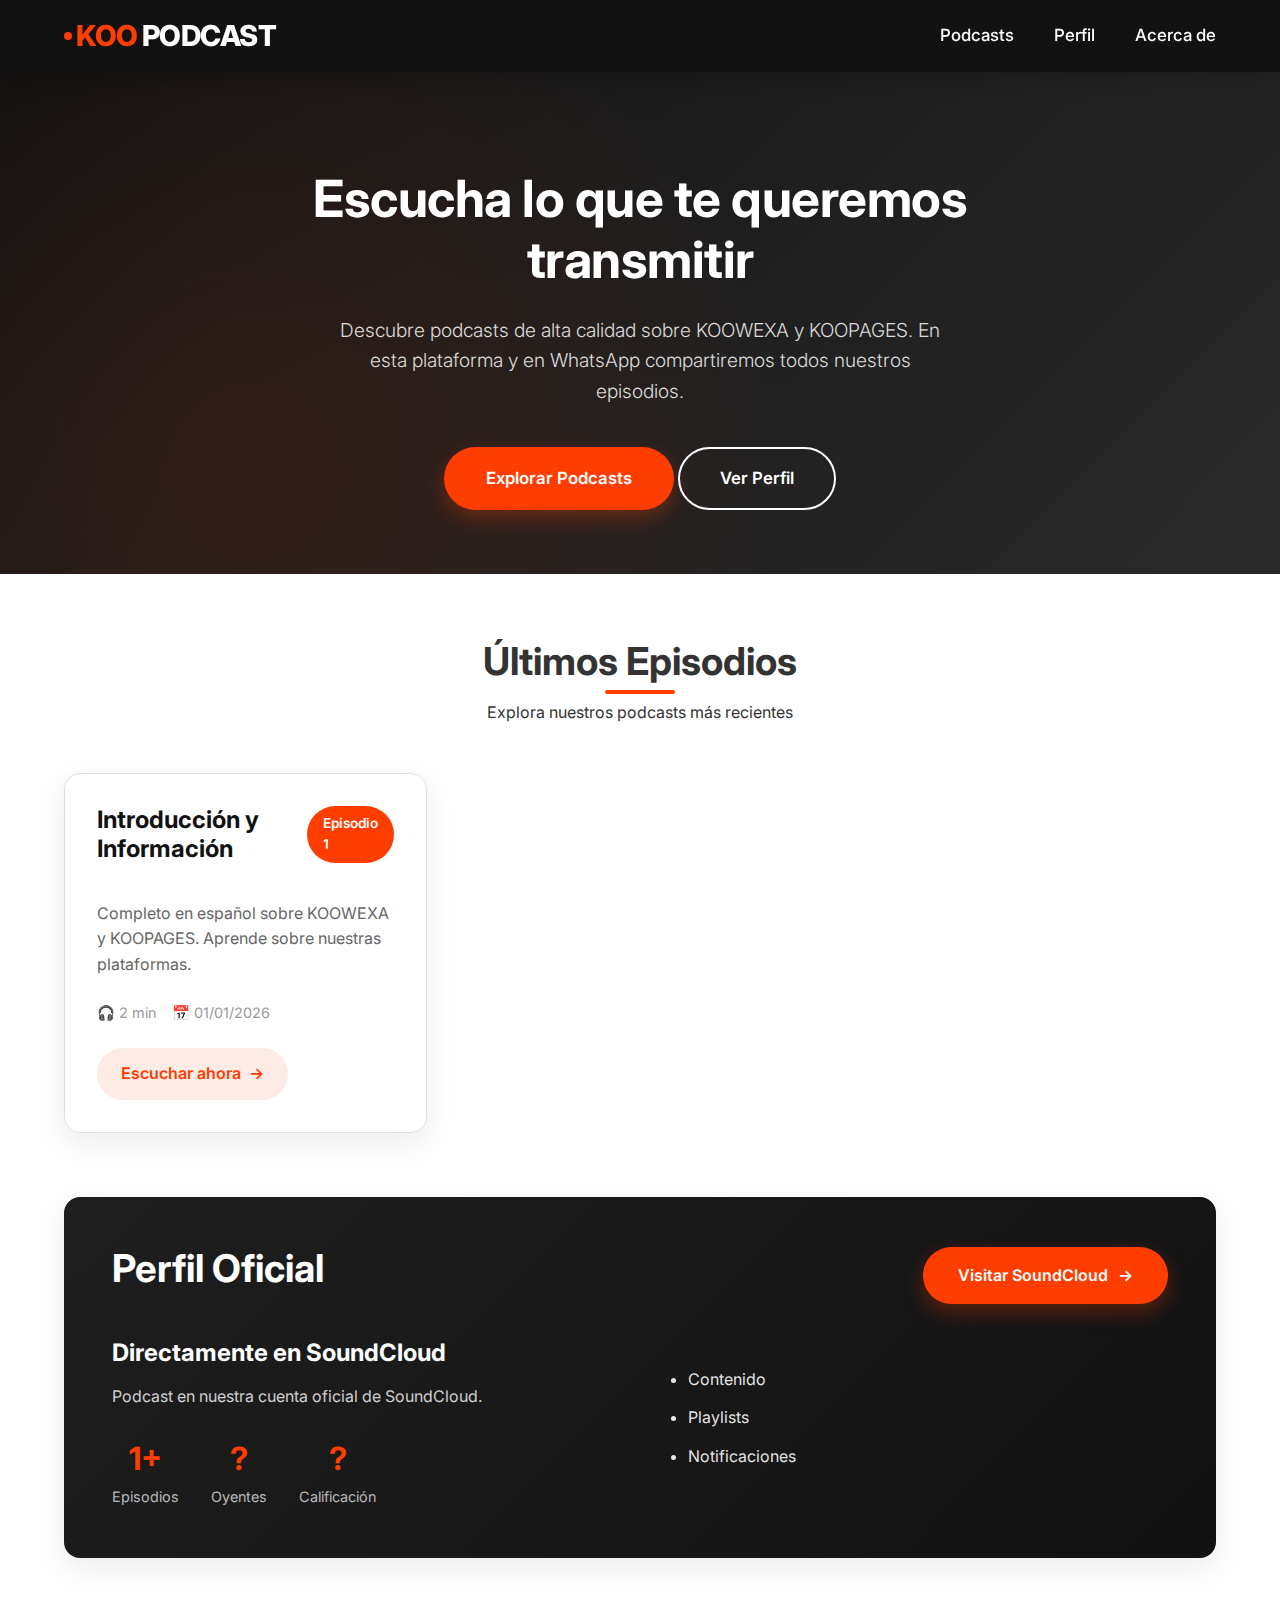
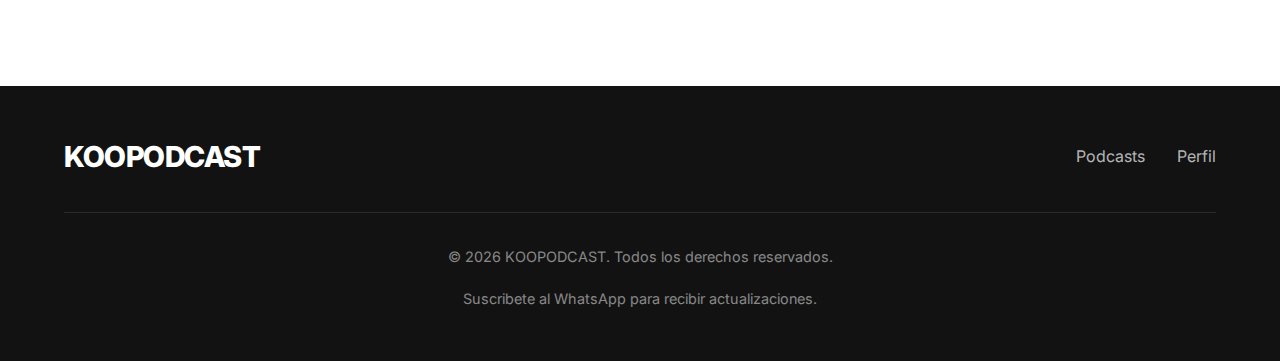
<file: index.html>
<!DOCTYPE html>
<html lang="es">
<head>
    <meta charset="UTF-8">
    <meta name="viewport" content="width=device-width, initial-scale=1.0">
    <title>KOOPODCAST - Plataforma profesional de podcasts</title>
    <meta name="description" content="Descubre y escucha podcasts de alta calidad sobre KOOWEXA y KOOPAGES. Plataforma optimizada para la mejor experiencia de audio.">
    <link rel="preconnect" href="https://fonts.googleapis.com">
    <link rel="preconnect" href="https://fonts.gstatic.com" crossorigin>
    <link href="https://fonts.googleapis.com/css2?family=Inter:wght@300;400;500;600;700;800&display=swap" rel="stylesheet">
    <style>
        /* Reset optimizado y variables CSS */
        :root {
            --primary: #FF3D00;
            --primary-dark: #D83200;
            --primary-light: #FF6B3D;
            --secondary: #1A1A1A;
            --light: #FFFFFF;
            --dark: #121212;
            --dark-light: #1E1E1E;
            --gray: #F5F5F5;
            --gray-dark: #E0E0E0;
            --text: #333333;
            --text-light: #666666;
            --text-lighter: #999999;
            --shadow: 0 10px 30px rgba(0, 0, 0, 0.08);
            --shadow-hover: 0 15px 40px rgba(0, 0, 0, 0.12);
            --border-radius: 16px;
            --transition: all 0.3s cubic-bezier(0.25, 0.8, 0.25, 1);
            --font-main: 'Inter', -apple-system, BlinkMacSystemFont, 'Segoe UI', sans-serif;
        }

        * {
            margin: 0;
            padding: 0;
            box-sizing: border-box;
        }

        html {
            scroll-behavior: smooth;
        }

        body {
            font-family: var(--font-main);
            color: var(--text);
            background: var(--light);
            line-height: 1.6;
            font-weight: 400;
            overflow-x: hidden;
        }

        /* Tipografía optimizada */
        h1, h2, h3, h4 {
            font-weight: 700;
            line-height: 1.2;
            margin-bottom: 1rem;
        }

        h1 {
            font-size: clamp(2.2rem, 5vw, 3.2rem);
        }

        h2 {
            font-size: clamp(1.8rem, 4vw, 2.4rem);
        }

        h3 {
            font-size: 1.5rem;
        }

        p {
            margin-bottom: 1.2rem;
        }

        a {
            text-decoration: none;
            color: inherit;
            transition: var(--transition);
        }

        /* Contenedor principal */
        .container {
            width: 100%;
            max-width: 1200px;
            margin: 0 auto;
            padding: 0 1.5rem;
        }

        /* Header optimizado */
        .header {
            background: var(--dark);
            position: sticky;
            top: 0;
            z-index: 1000;
            box-shadow: 0 5px 20px rgba(0, 0, 0, 0.2);
            padding: 0.8rem 0;
        }

        .nav-container {
            display: flex;
            justify-content: space-between;
            align-items: center;
        }

        .logo {
            color: var(--light);
            font-size: 1.8rem;
            font-weight: 800;
            letter-spacing: -0.5px;
            display: flex;
            align-items: center;
        }

        .logo span {
            color: var(--primary);
            margin-right: 4px;
        }

        .logo-icon {
            display: inline-block;
            width: 8px;
            height: 8px;
            background: var(--primary);
            border-radius: 50%;
            margin-right: 6px;
        }

        .nav-menu {
            display: flex;
            list-style: none;
            gap: 2.5rem;
        }

        .nav-menu a {
            color: var(--light);
            font-weight: 500;
            padding: 0.5rem 0;
            position: relative;
            font-size: 1.05rem;
        }

        .nav-menu a::after {
            content: '';
            position: absolute;
            bottom: 0;
            left: 0;
            width: 0;
            height: 2px;
            background: var(--primary);
            transition: var(--transition);
        }

        .nav-menu a:hover::after,
        .nav-menu a:focus::after {
            width: 100%;
        }

        .mobile-toggle {
            display: none;
            background: none;
            border: none;
            color: var(--light);
            font-size: 1.5rem;
            cursor: pointer;
            width: 44px;
            height: 44px;
            border-radius: 8px;
            align-items: center;
            justify-content: center;
            transition: var(--transition);
        }

        .mobile-toggle:hover {
            background: rgba(255, 255, 255, 0.1);
        }

        /* Hero section optimizada */
        .hero {
            padding: 6rem 0 4rem;
            background: linear-gradient(135deg, var(--dark) 0%, #2A2A2A 100%);
            position: relative;
            overflow: hidden;
        }

        .hero::before {
            content: '';
            position: absolute;
            top: 0;
            left: 0;
            width: 100%;
            height: 100%;
            background: radial-gradient(circle at 20% 80%, rgba(255, 61, 0, 0.1) 0%, transparent 50%);
        }

        .hero-content {
            max-width: 800px;
            text-align: center;
            margin: 0 auto;
            position: relative;
            z-index: 1;
        }

        .hero h1 {
            color: var(--light);
            margin-bottom: 1.5rem;
            letter-spacing: -0.5px;
        }

        .hero p {
            color: rgba(255, 255, 255, 0.85);
            font-size: 1.2rem;
            margin-bottom: 2.5rem;
            max-width: 600px;
            margin-left: auto;
            margin-right: auto;
            font-weight: 300;
        }

        /* CTA Button optimizado */
        .cta-button {
            display: inline-flex;
            align-items: center;
            justify-content: center;
            gap: 10px;
            background: var(--primary);
            color: var(--light);
            padding: 1rem 2.5rem;
            border-radius: 50px;
            font-weight: 600;
            border: 2px solid transparent;
            transition: var(--transition);
            font-size: 1.05rem;
            box-shadow: 0 8px 20px rgba(255, 61, 0, 0.3);
            cursor: pointer;
        }

        .cta-button:hover,
        .cta-button:focus {
            background: var(--primary-dark);
            transform: translateY(-3px);
            box-shadow: 0 12px 25px rgba(255, 61, 0, 0.4);
        }

        .cta-button.secondary {
            background: transparent;
            border-color: var(--light);
            box-shadow: none;
        }

        .cta-button.secondary:hover {
            background: rgba(255, 255, 255, 0.1);
        }

        /* Contenido principal */
        .main-content {
            padding: 4rem 0;
            background: var(--light);
        }

        .section-header {
            text-align: center;
            margin-bottom: 3rem;
        }

        .section-header h2 {
            position: relative;
            display: inline-block;
        }

        .section-header h2::after {
            content: '';
            position: absolute;
            bottom: -10px;
            left: 50%;
            transform: translateX(-50%);
            width: 70px;
            height: 4px;
            background: var(--primary);
            border-radius: 2px;
        }

        /* Cards de podcasts optimizadas */
        .podcasts-grid {
            display: grid;
            grid-template-columns: repeat(auto-fill, minmax(350px, 1fr));
            gap: 2rem;
            margin-bottom: 4rem;
        }

        .podcast-card {
            background: var(--light);
            border-radius: var(--border-radius);
            padding: 2rem;
            box-shadow: var(--shadow);
            transition: var(--transition);
            border: 1px solid var(--gray-dark);
            display: flex;
            flex-direction: column;
            height: 100%;
        }

        .podcast-card:hover {
            transform: translateY(-10px);
            box-shadow: var(--shadow-hover);
            border-color: var(--primary-light);
        }

        .card-header {
            display: flex;
            justify-content: space-between;
            align-items: flex-start;
            margin-bottom: 1.5rem;
        }

        .episode-badge {
            background: var(--primary);
            color: var(--light);
            padding: 0.4rem 1rem;
            border-radius: 50px;
            font-size: 0.85rem;
            font-weight: 600;
        }

        .podcast-content {
            flex-grow: 1;
            display: flex;
            flex-direction: column;
        }

        .podcast-title {
            font-size: 1.5rem;
            margin-bottom: 0.8rem;
            color: var(--dark);
        }

        .podcast-description {
            color: var(--text-light);
            margin-bottom: 1.5rem;
            flex-grow: 1;
        }

        .podcast-meta {
            display: flex;
            align-items: center;
            gap: 1rem;
            color: var(--text-lighter);
            font-size: 0.9rem;
            margin-bottom: 1.5rem;
        }

        .meta-item {
            display: flex;
            align-items: center;
            gap: 5px;
        }

        .external-link {
            display: inline-flex;
            align-items: center;
            gap: 8px;
            color: var(--primary);
            font-weight: 600;
            padding: 0.8rem 1.5rem;
            border-radius: 50px;
            background: rgba(255, 61, 0, 0.1);
            transition: var(--transition);
            align-self: flex-start;
            margin-top: auto;
        }

        .external-link:hover,
        .external-link:focus {
            background: rgba(255, 61, 0, 0.2);
            transform: translateX(5px);
        }

        /* Sección de perfil optimizada */
        .profile-section {
            background: linear-gradient(135deg, var(--dark-light) 0%, var(--dark) 100%);
            border-radius: var(--border-radius);
            padding: 3rem;
            color: var(--light);
            box-shadow: var(--shadow);
            margin-top: 2rem;
        }

        .profile-header {
            display: flex;
            justify-content: space-between;
            align-items: center;
            margin-bottom: 2rem;
            flex-wrap: wrap;
            gap: 1rem;
        }

        .profile-content {
            display: grid;
            grid-template-columns: 1fr 1fr;
            gap: 3rem;
            align-items: center;
        }

        .profile-info h3 {
            color: var(--light);
            margin-bottom: 1rem;
        }

        .profile-info p {
            color: rgba(255, 255, 255, 0.8);
            margin-bottom: 1.5rem;
        }

        .profile-stats {
            display: flex;
            gap: 2rem;
            margin-top: 1.5rem;
        }

        .stat {
            text-align: center;
        }

        .stat-value {
            font-size: 2rem;
            font-weight: 700;
            color: var(--primary);
            display: block;
        }

        .stat-label {
            font-size: 0.9rem;
            color: rgba(255, 255, 255, 0.7);
        }

        .profile-link {
            display: inline-flex;
            align-items: center;
            gap: 10px;
            background: var(--primary);
            color: var(--light);
            padding: 1rem 2.2rem;
            border-radius: 50px;
            font-weight: 600;
            transition: var(--transition);
            box-shadow: 0 8px 20px rgba(255, 61, 0, 0.3);
        }

        .profile-link:hover,
        .profile-link:focus {
            background: var(--primary-dark);
            transform: translateY(-3px);
            box-shadow: 0 12px 25px rgba(255, 61, 0, 0.4);
        }

        /* Footer optimizado */
        .footer {
            background: var(--dark);
            color: var(--light);
            padding: 3rem 0 2rem;
            margin-top: 4rem;
        }

        .footer-content {
            display: flex;
            justify-content: space-between;
            align-items: center;
            margin-bottom: 2rem;
            flex-wrap: wrap;
            gap: 1.5rem;
        }

        .footer-links {
            display: flex;
            gap: 2rem;
            list-style: none;
        }

        .footer-links a {
            color: rgba(255, 255, 255, 0.7);
            transition: var(--transition);
        }

        .footer-links a:hover {
            color: var(--primary);
        }

        .copyright {
            text-align: center;
            padding-top: 2rem;
            border-top: 1px solid rgba(255, 255, 255, 0.1);
            color: rgba(255, 255, 255, 0.5);
            font-size: 0.9rem;
        }

        /* Responsive optimizado */
        @media (max-width: 992px) {
            .profile-content {
                grid-template-columns: 1fr;
                gap: 2rem;
            }
            
            .profile-stats {
                justify-content: center;
            }
        }

        @media (max-width: 768px) {
            .mobile-toggle {
                display: flex;
            }
            
            .nav-menu {
                position: fixed;
                top: 70px;
                left: 0;
                width: 100%;
                background: var(--dark);
                flex-direction: column;
                padding: 1.5rem;
                gap: 0;
                clip-path: polygon(0 0, 100% 0, 100% 0, 0 0);
                transition: clip-path 0.4s cubic-bezier(0.25, 0.8, 0.25, 1);
                box-shadow: 0 10px 30px rgba(0, 0, 0, 0.2);
                z-index: 999;
            }
            
            .nav-menu.active {
                clip-path: polygon(0 0, 100% 0, 100% 100%, 0 100%);
            }
            
            .nav-menu li {
                width: 100%;
            }
            
            .nav-menu a {
                display: block;
                padding: 1rem 0;
                border-bottom: 1px solid rgba(255, 255, 255, 0.1);
            }
            
            .nav-menu a::after {
                display: none;
            }
            
            .podcasts-grid {
                grid-template-columns: 1fr;
            }
            
            .hero {
                padding: 5rem 0 3rem;
            }
            
            .profile-section {
                padding: 2rem;
            }
            
            .footer-content {
                flex-direction: column;
                text-align: center;
            }
            
            .footer-links {
                justify-content: center;
            }
        }

        @media (max-width: 480px) {
            .container {
                padding: 0 1rem;
            }
            
            .podcast-card,
            .profile-section {
                padding: 1.5rem;
            }
            
            .profile-stats {
                flex-direction: column;
                gap: 1rem;
            }
            
            .hero p {
                font-size: 1.1rem;
            }
            
            .cta-button {
                padding: 0.9rem 2rem;
                width: 100%;
                max-width: 300px;
            }
        }

        /* Efectos de carga optimizados */
        .fade-in {
            animation: fadeIn 0.8s ease-out;
        }

        @keyframes fadeIn {
            from { opacity: 0; transform: translateY(20px); }
            to { opacity: 1; transform: translateY(0); }
        }

        /* Mejoras de accesibilidad */
        .sr-only {
            position: absolute;
            width: 1px;
            height: 1px;
            padding: 0;
            margin: -1px;
            overflow: hidden;
            clip: rect(0, 0, 0, 0);
            white-space: nowrap;
            border: 0;
        }

        /* Estados de enfoque para accesibilidad */
        a:focus,
        button:focus {
            outline: 3px solid var(--primary-light);
            outline-offset: 3px;
        }
    </style>
</head>
<body>
    <!-- Header optimizado -->
    <header class="header" role="banner">
        <div class="container nav-container">
            <a href="#" class="logo">
                <span class="logo-icon"></span>
                <span>KOO</span>PODCAST
            </a>
            
            <button class="mobile-toggle" id="menuToggle" aria-label="Menú de navegación" aria-expanded="false">
                <span id="menuIcon">☰</span>
            </button>
            
            <nav aria-label="Navegación principal">
                <ul class="nav-menu" id="navMenu">
                    <li><a href="#podcasts" aria-current="page">Podcasts</a></li>
                    <li><a href="#profile">Perfil</a></li>
                    <li><a href="#about">Acerca de</a></li>
                </ul>
            </nav>
        </div>
    </header>

    <!-- Hero section optimizada -->
    <section class="hero" role="banner">
        <div class="container hero-content fade-in">
            <h1>Escucha lo que te queremos transmitir</h1>
            <p>Descubre podcasts de alta calidad sobre KOOWEXA y KOOPAGES. En esta plataforma y en WhatsApp compartiremos todos nuestros episodios.</p>
            <div class="hero-actions">
                <a href="#podcasts" class="cta-button">Explorar Podcasts</a>
                <a href="#profile" class="cta-button secondary">Ver Perfil</a>
            </div>
        </div>
    </section>

    <!-- Contenido principal optimizado -->
    <main class="main-content" id="podcasts">
        <div class="container">
            <div class="section-header fade-in">
                <h2>Últimos Episodios</h2>
                <p>Explora nuestros podcasts más recientes</p>
            </div>
            
            <div class="podcasts-grid">
                <!-- Episodio 1 -->
                <article class="podcast-card fade-in" style="animation-delay: 0.1s">
                    <div class="card-header">
                        <h3 class="podcast-title">Introducción y Información</h3>
                        <span class="episode-badge">Episodio 1</span>
                    </div>
                    
                    <div class="podcast-content">
                        <p class="podcast-description">Completo en español sobre KOOWEXA y KOOPAGES. Aprende sobre nuestras plataformas.</p>
                        
                        <div class="podcast-meta">
                            <span class="meta-item">🎧 2 min</span>
                            <span class="meta-item">📅 01/01/2026</span>
                        </div>
                        
                        <a href="https://on.soundcloud.com/BgXJwPUodOqB4qlfnU" target="_blank" rel="noopener noreferrer" class="external-link">
                            Escuchar ahora
                            <span aria-hidden="true">→</span>
                        </a>
                    </div>
                </article>
            </div>
            
            <!-- Sección de perfil optimizada -->
            <section class="profile-section fade-in" id="profile">
                <div class="profile-header">
                    <h2>Perfil Oficial</h2>
                    <a href="https://on.soundcloud.com/FxxBMysdfIqKg9Mx9x" target="_blank" rel="noopener noreferrer" class="profile-link">
                        Visitar SoundCloud
                        <span aria-hidden="true">→</span>
                    </a>
                </div>
                
                <div class="profile-content">
                    <div class="profile-info">
                        <h3>Directamente en SoundCloud</h3>
                        <p>Podcast en nuestra cuenta oficial de SoundCloud.</p>
                        
                        <div class="profile-stats">
                            <div class="stat">
                                <span class="stat-value">1+</span>
                                <span class="stat-label">Episodios</span>
                            </div>
                            <div class="stat">
                                <span class="stat-value">?</span>
                                <span class="stat-label">Oyentes</span>
                            </div>
                            <div class="stat">
                                <span class="stat-value">?</span>
                                <span class="stat-label">Calificación</span>
                            </div>
                        </div>
                    </div>
                    
                    <div class="profile-features">
                        <ul style="color: rgba(255, 255, 255, 0.9); padding-left: 1.5rem;">
                            <li style="margin-bottom: 0.8rem;">Contenido</li>
                            <li style="margin-bottom: 0.8rem;">Playlists</li>
                            <li style="margin-bottom: 0.8rem;">Notificaciones</li>
                        </ul>
                    </div>
                </div>
            </section>
        </div>
    </main>

    <!-- Footer optimizado -->
    <footer class="footer" role="contentinfo">
        <div class="container">
            <div class="footer-content">
                <div class="logo">KOOPODCAST</div>
                
                <ul class="footer-links">
                    <li><a href="#podcasts">Podcasts</a></li>
                    <li><a href="#profile">Perfil</a></li>
                </ul>
            </div>
            
            <div class="copyright">
                <p>&copy; 2026 KOOPODCAST. Todos los derechos reservados.</p>
                <p>Suscribete al WhatsApp para recibir actualizaciones.</p>
            </div>
        </div>
    </footer>

    <script>
        document.addEventListener('DOMContentLoaded', function() {
            const menuToggle = document.getElementById('menuToggle');
            const navMenu = document.getElementById('navMenu');
            const menuIcon = document.getElementById('menuIcon');
            
            // Función para alternar menú móvil
            function toggleMobileMenu() {
                const isExpanded = menuToggle.getAttribute('aria-expanded') === 'true';
                navMenu.classList.toggle('active');
                menuToggle.setAttribute('aria-expanded', !isExpanded);
                menuIcon.textContent = isExpanded ? '☰' : '✕';
            }
            
            menuToggle.addEventListener('click', toggleMobileMenu);
            
            // Cerrar menú al hacer clic en enlace
            document.querySelectorAll('.nav-menu a').forEach(link => {
                link.addEventListener('click', () => {
                    navMenu.classList.remove('active');
                    menuToggle.setAttribute('aria-expanded', 'false');
                    menuIcon.textContent = '☰';
                });
            });
            
            // Cerrar menú al hacer clic fuera
            document.addEventListener('click', function(event) {
                if (!navMenu.contains(event.target) && !menuToggle.contains(event.target)) {
                    navMenu.classList.remove('active');
                    menuToggle.setAttribute('aria-expanded', 'false');
                    menuIcon.textContent = '☰';
                }
            });
            
            // Efectos de animación al hacer scroll
            const observerOptions = {
                threshold: 0.1,
                rootMargin: '0px 0px -50px 0px'
            };
            
            const observer = new IntersectionObserver((entries) => {
                entries.forEach(entry => {
                    if (entry.isIntersecting) {
                        entry.target.classList.add('fade-in');
                    }
                });
            }, observerOptions);
            
            // Observar elementos para animación
            document.querySelectorAll('.podcast-card, .section-header, .profile-section').forEach(el => {
                observer.observe(el);
            });
            
            // Mejorar accesibilidad del teclado
            document.addEventListener('keydown', function(e) {
                if (e.key === 'Escape' && navMenu.classList.contains('active')) {
                    toggleMobileMenu();
                }
            });
        });
    </script>
</body>
</html>
</file>
